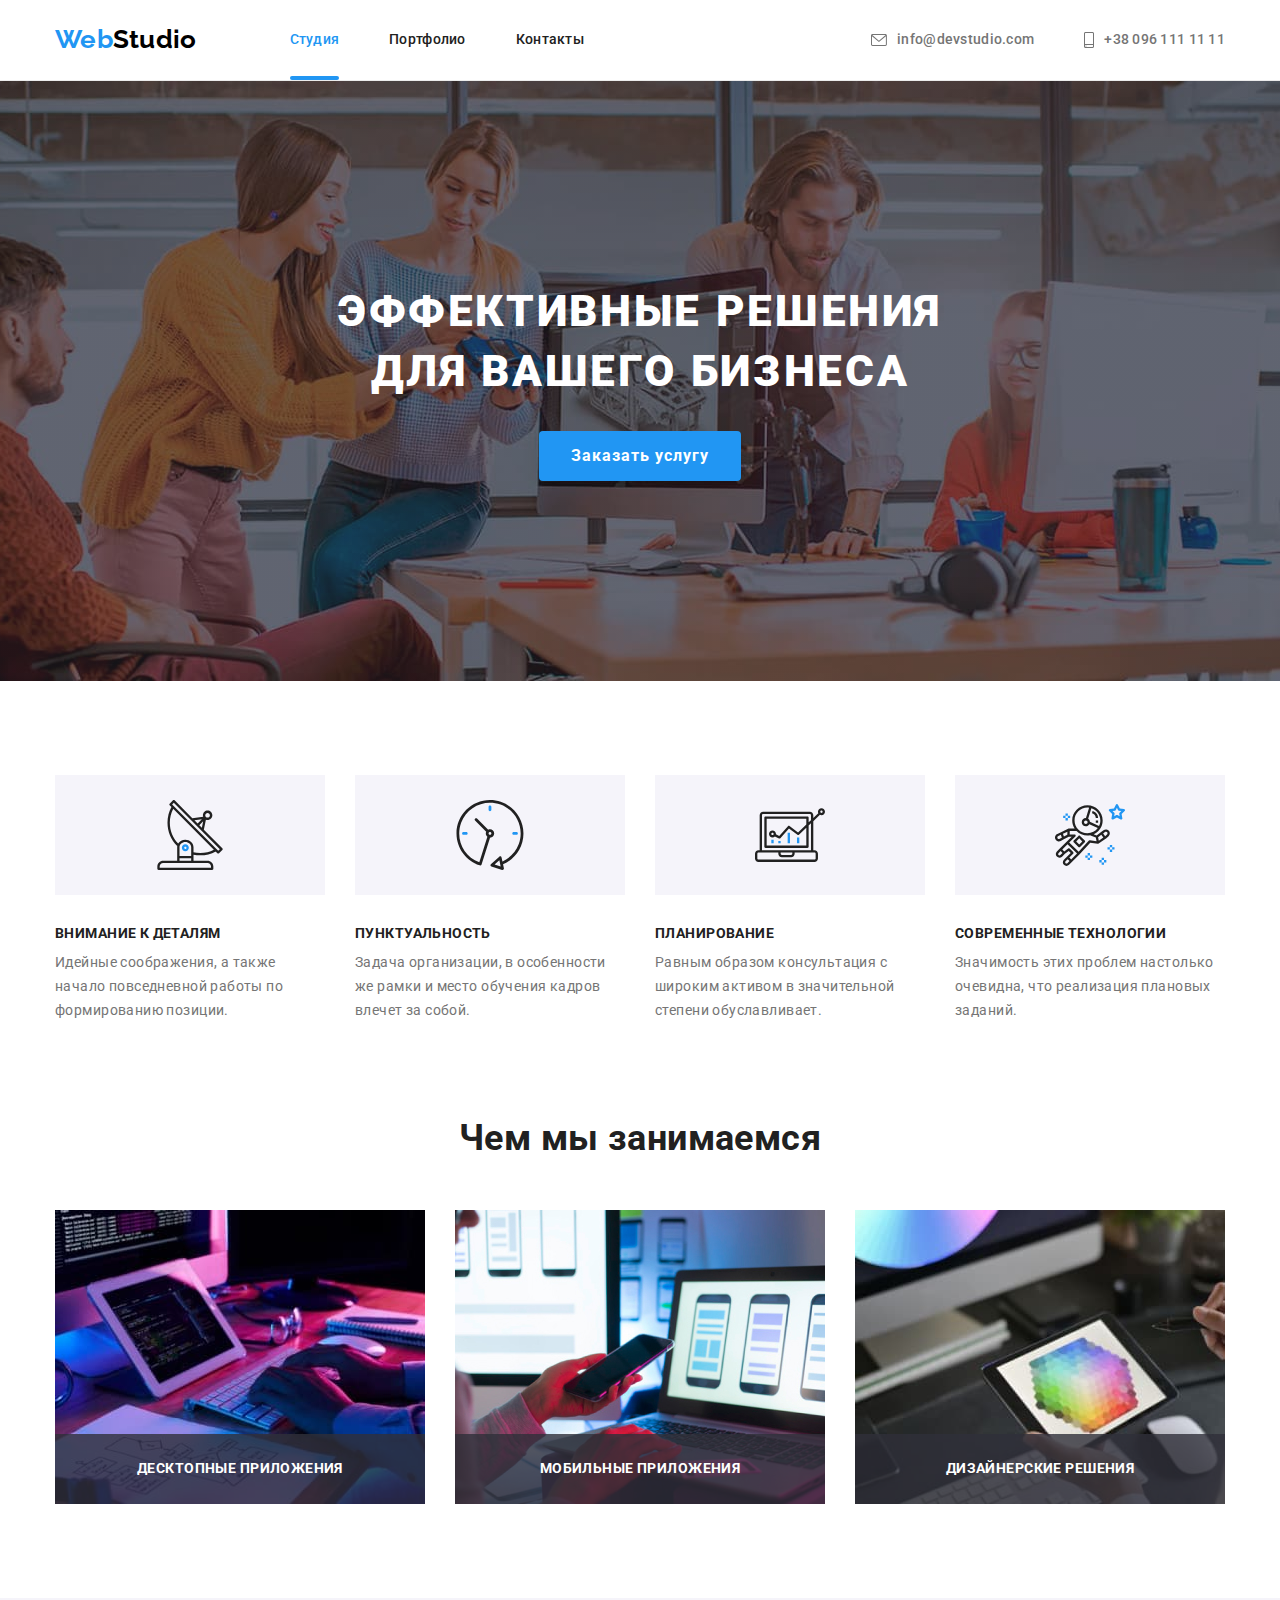
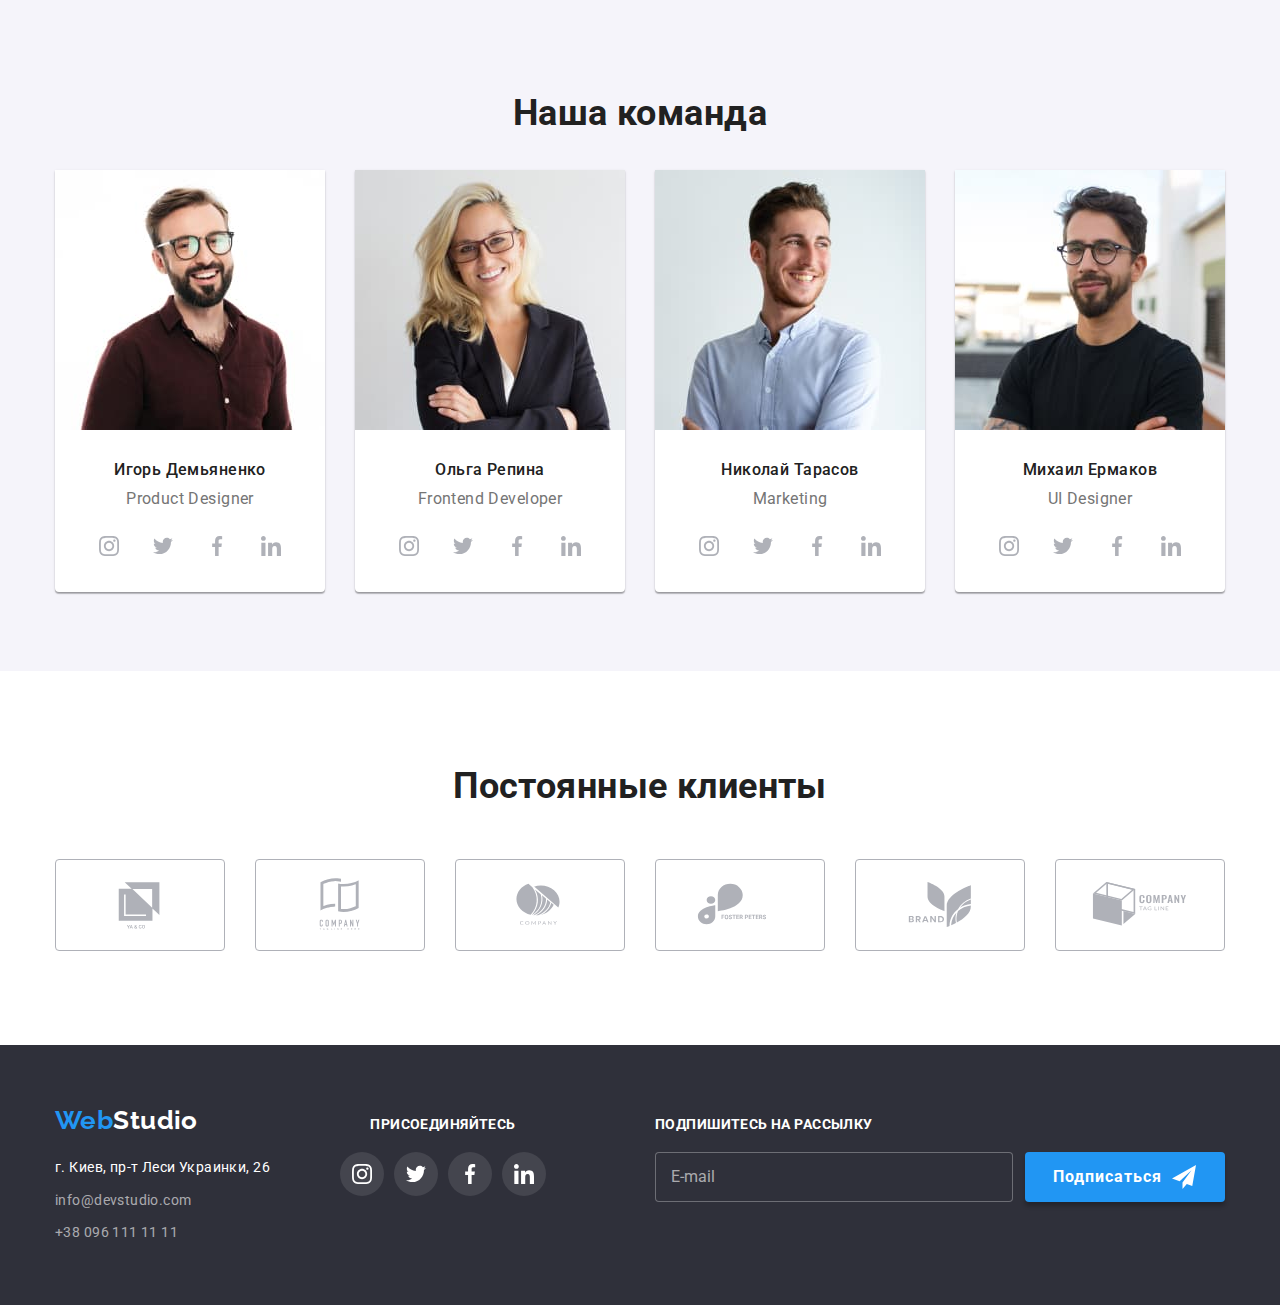
<file: index.html>
<!DOCTYPE html>
<html lang="ru">

<head>
  <meta charset="UTF-8" />
  <meta http-equiv="X-UA-Compatible" content="IE=edge" />
  <meta name="viewport" content="width=device-width, initial-scale=1.0" />
  <title>WebStudio</title>
  <link rel="stylesheet" href="https://cdnjs.cloudflare.com/ajax/libs/modern-normalize/1.1.0/modern-normalize.min.css">
  <link rel="preconnect" href="https://fonts.googleapis.com">
  <link rel="preconnect" href="https://fonts.gstatic.com" crossorigin>
  <link href="https://fonts.googleapis.com/css2?family=Raleway:wght@700&family=Roboto:wght@400;500;700;900&display=swap"
    rel="stylesheet">

  <link rel="stylesheet" href="./css/main.min.css">
</head>

<body>
  <header class="header">
    <div class="container">
      <a class="logo header__logo" href="./index.html">Web<span class="logo__text">Studio</span>
      </a>
      <button type="button" class="nav__menu-button" aria-expanded="false" aria-controls="menu-container"
        data-menu-button>
        <svg width="40" height="40" aria-label="Переключатель мобильного меню">
          <use class="icon-cross" href="./images/sprite.svg#icon-menu-close"></use>
          <use class="icon-menu" href="./images/sprite.svg#icon-menu"></use>
        </svg>
      </button>
      <div class="menu-container" id="menu-container" data-menu>
        <nav class="nav">
          <ul class="nav__list list">
            <li class="nav__item nav__item--current"><a class="nav__link" href="">Студия</a></li>
            <li class="nav__item"><a class="nav__link" href="./portfolio.html">Портфолио</a></li>
            <li class="nav__item"><a class="nav__link" href="">Контакты</a></li>
          </ul>
        </nav>
        <ul class="contacts-header header__contacts-header list">
          <li class="contacts-header__item contacts-header__item--social">
            <ul class="social-header list">
              <li class="social-header__item"><a href="" class="social-header__link link">Instagram</a></li>
              <li class="social-header__item"><a href="" class="social-header__link link">Twitter</a></li>
              <li class="social-header__item"><a href="" class="social-header__link link">Facebook</a></li>
              <li class="social-header__item"><a href="" class="social-header__link link">LinkedIn</a></li>
            </ul>
          </li>
          <li class="contacts-header__item">
            <a class="contacts-header__link contacts-header__link--email" href="mailto:info@devstudio.com">
              <svg width="16" height="12" class="contacts-header__icon">
                <use href="./images/sprite.svg#icon-envelope"></use>
              </svg>
              info@devstudio.com
            </a>
          </li>
          <li class="contacts-header__item">
            <a class=" contacts-header__link contacts-header__link--tel" href="tel:+380961111111">
              <svg width="10" height="16" class="contacts-header__icon">
                <use href="./images/sprite.svg#icon-smartphone"></use>
              </svg>
              +38 096 111 11 11
            </a>
          </li>
        </ul>
      </div>
    </div>
  </header>

  <main>

    <section class="solution section">
      <div class="container">
        <h1 class="solution__title">Эффективные решения <br> для вашего бизнеса</h1>
        <button type="button" class="solution__button" data-modal-open>Заказать услугу</button>
      </div>
    </section>

    <section class="advantages section">
      <div class="container">
        <h2 class="advantages__title section__title visually-hidden">Особенности</h2>
        <ul class="advantages__list list">
          <li class="advantage-item">
            <div class="advantage-item__svg">
              <svg width="70" height="70">
                <use href="./images/sprite.svg#icon-antenna"></use>
              </svg>
            </div>
            <h3 class="advantage-item__title">Внимание к деталям</h3>
            <p class="advantage-item__text">Идейные соображения, а также начало повседневной работы по формированию
              позиции.</p>
          </li>
          <li class="advantage-item">
            <div class="advantage-item__svg">
              <svg width="70" height="70">
                <use href="./images/sprite.svg#icon-clock"></use>
              </svg>
            </div>
            <h3 class="advantage-item__title">Пунктуальность</h3>
            <p class="advantage-item__text">Задача организации, в особенности же рамки и место обучения кадров
              влечет
              за собой.</p>
          </li>
          <li class="advantage-item">
            <div class="advantage-item__svg">
              <svg width="70" height="70">
                <use href="./images/sprite.svg#icon-diagram"></use>
              </svg>
            </div>
            <h3 class="advantage-item__title">Планирование</h3>
            <p class="advantage-item__text">Равным образом консультация с широким активом в значительной степени
              обуславливает.</p>
          </li>
          <li class="advantage-item">
            <div class="advantage-item__svg">
              <svg width="70" height="70">
                <use href="./images/sprite.svg#icon-astronaut"></use>
              </svg>
            </div>
            <h3 class="advantage-item__title">Современные технологии</h3>
            <p class="advantage-item__text">Значимость этих проблем настолько очевидна, что реализация плановых
              заданий.</p>
          </li>
        </ul>
      </div>
    </section>

    <section class="we-doing section">
      <div class="container">
        <h2 class="we-doing__title section__title">Чем мы занимаемся</h2>
        <ul class="we-doing__list list">
          <li class="we-doing__item">
            <img srcset="./images/img-we-doing-1-desktop-1x.jpg 1x, ./images/img-we-doing-1-desktop-2x.jpg 2x"
              src="./images/img-we-doing-1-desktop-1x.jpg"
              alt="программист крупным планом работает за своим столом в офисе" width="370" class="we-doing__img">
            <p class="we-doing__description">Десктопные приложения</p>
          </li>
          <li class="we-doing__item">
            <img srcset="./images/img-we-doing-2-desktop-1x.jpg 1x, ./images/img-we-doing-2-desktop-2x.jpg 2x"
              src="./images/img-we-doing-2-desktop-1x.jpg"
              alt="веб-дизайнер пользовательского интерфейса разрабатывает приложения для смартфонов" width="370"
              class="we-doing__img">
            <p class="we-doing__description">Мобильные приложения</p>
          </li>
          <li class="we-doing__item">
            <img srcset="./images/img-we-doing-3-desktop-1x.jpg 1x, ./images/img-we-doing-3-desktop-2x.jpg 2x"
              src="./images/img-we-doing-3-desktop-1x.jpg"
              alt="веб-дизайнер с рабочим графическим планшетом выбора цвета" width="370" class="we-doing__img">
            <p class="we-doing__description">Дизайнерские решения</p>
          </li>
        </ul>
      </div>
    </section>

    <section class="team section">
      <div class="container">
        <h2 class="team__title section__title">Наша команда</h2>
        <ul class="team__list list">
          <li class="team-item">
            <picture>
              <source srcset="./images/img-team-1-desktop-1x.jpg 1x, ./images/img-team-1-desktop-2x.jpg 2x"
                media="(min-width:1200px)" />
              <source srcset="./images/img-team-1-tablet-1x.jpg  1x, ./images/img-team-1-tablet-2x.jpg 2x"
                media="(min-width:768px)" />
              <source srcset="./images/img-team-1-mobile-1x.jpg 1x, ./images/img-team-1-mobile-2x.jpg 2x "
                media="(min-width:320px)" />
              <img src="./images/img-team-1-desktop-1x.jpg" alt="Игорь Демьяненко - Product Designer"
                class="team-item__photo" />
            </picture>
            <h3 class="team-item__name">Игорь Демьяненко</h3>
            <p class="team-item__position">Product Designer</p>
            <ul class="team-item__social-list list">
              <li class="team-item__social-item">
                <a href="" class="team-item__social-link">
                  <svg class="team-item__social-icon">
                    <use href="./images/sprite.svg#icon-instagram"></use>
                  </svg>
                </a>
              </li>
              <li class="team-item__social-item">
                <a href="" class="team-item__social-link">
                  <svg class="team-item__social-icon">
                    <use href="./images/sprite.svg#icon-twitter"></use>
                  </svg>
                </a>
              </li>
              <li class="team-item__social-item">
                <a href="" class="team-item__social-link">
                  <svg class="team-item__social-icon">
                    <use href="./images/sprite.svg#icon-facebook"></use>
                  </svg>
                </a>
              </li>
              <li class="team-item__social-item">
                <a href="" class="team-item__social-link">
                  <svg class="team-item__social-icon">
                    <use href="./images/sprite.svg#icon-linkedin"></use>
                  </svg>
                </a>
              </li>
            </ul>
          </li>
          <li class="team-item">
            <picture>
              <source srcset="./images/img-team-2-desktop-1x.jpg 1x, ./images/img-team-2-desktop-2x.jpg 2x"
                media="(min-width:1200px)" />
              <source srcset="./images/img-team-2-tablet-1x.jpg  1x, ./images/img-team-2-tablet-2x.jpg 2x"
                media="(min-width:768px)" />
              <source srcset="./images/img-team-2-mobile-1x.jpg 1x, ./images/img-team-2-mobile-2x.jpg 2x "
                media="(min-width:320px)" />
              <img src="./images/img-team-2-desktop-1x.jpg" alt="Ольга Репина - Frontend Developer"
                class="team-item__photo" />
            </picture>
            <h3 class="team-item__name">Ольга Репина</h3>
            <p class="team-item__position">Frontend Developer</p>
            <ul class="team-item__social-list list">
              <li class="team-item__social-item">
                <a href="" class="team-item__social-link">
                  <svg class="team-item__social-icon">
                    <use href="./images/sprite.svg#icon-instagram"></use>
                  </svg>
                </a>
              </li>
              <li class="team-item__social-item">
                <a href="" class="team-item__social-link">
                  <svg class="team-item__social-icon">
                    <use href="./images/sprite.svg#icon-twitter"></use>
                  </svg>
                </a>
              </li>
              <li class="team-item__social-item">
                <a href="" class="team-item__social-link">
                  <svg class="team-item__social-icon">
                    <use href="./images/sprite.svg#icon-facebook"></use>
                  </svg>
                </a>
              </li>
              <li class="team-item__social-item">
                <a href="" class="team-item__social-link">
                  <svg class="team-item__social-icon">
                    <use href="./images/sprite.svg#icon-linkedin"></use>
                  </svg>
                </a>
              </li>
            </ul>
          </li>
          <li class="team-item">
            <picture>
              <source srcset="./images/img-team-3-desktop-1x.jpg 1x, ./images/img-team-3-desktop-2x.jpg 2x"
                media="(min-width:1200px)" />
              <source srcset="./images/img-team-3-tablet-1x.jpg  1x, ./images/img-team-3-tablet-2x.jpg 2x"
                media="(min-width:768px)" />
              <source srcset="./images/img-team-3-mobile-1x.jpg 1x, ./images/img-team-3-mobile-2x.jpg 2x "
                media="(min-width:320px)" />
              <img src="./images/img-team-3-desktop-1x.jpg" alt="Николай Тарасов - Marketing"
                class="team-item__photo" />
            </picture>
            <h3 class="team-item__name">Николай Тарасов</h3>
            <p class="team-item__position">Marketing</p>
            <ul class="team-item__social-list list">
              <li class="team-item__social-item">
                <a href="" class="team-item__social-link">
                  <svg class="team-item__social-icon">
                    <use href="./images/sprite.svg#icon-instagram"></use>
                  </svg>
                </a>
              </li>
              <li class="team-item__social-item">
                <a href="" class="team-item__social-link">
                  <svg class="team-item__social-icon">
                    <use href="./images/sprite.svg#icon-twitter"></use>
                  </svg>
                </a>
              </li>
              <li class="team-item__social-item">
                <a href="" class="team-item__social-link">
                  <svg class="team-item__social-icon">
                    <use href="./images/sprite.svg#icon-facebook"></use>
                  </svg>
                </a>
              </li>
              <li class="team-item__social-item">
                <a href="" class="team-item__social-link">
                  <svg class="team-item__social-icon">
                    <use href="./images/sprite.svg#icon-linkedin"></use>
                  </svg>
                </a>
              </li>
            </ul>
          </li>
          <li class="team-item">
            <picture>
              <source srcset="./images/img-team-4-desktop-1x.jpg 1x, ./images/img-team-4-desktop-2x.jpg 2x"
                media="(min-width:1200px)" />
              <source srcset="./images/img-team-4-tablet-1x.jpg  1x, ./images/img-team-4-tablet-2x.jpg 2x"
                media="(min-width:768px)" />
              <source srcset="./images/img-team-4-mobile-1x.jpg 1x, ./images/img-team-4-mobile-2x.jpg 2x "
                media="(min-width:320px)" />
              <img src="./images/img-team-4-desktop-1x.jpg" alt="Михаил Ермаков - UI Designer"
                class="team-item__photo" />
            </picture>
            <h3 class="team-item__name">Михаил Ермаков</h3>
            <p class="team-item__position">UI Designer</p>
            <ul class="team-item__social-list list">
              <li class="team-item__social-item">
                <a href="" class="team-item__social-link">
                  <svg class="team-item__social-icon">
                    <use href="./images/sprite.svg#icon-instagram"></use>
                  </svg>
                </a>
              </li>
              <li class="team-item__social-item">
                <a href="" class="team-item__social-link">
                  <svg class="team-item__social-icon">
                    <use href="./images/sprite.svg#icon-twitter"></use>
                  </svg>
                </a>
              </li>
              <li class="team-item__social-item">
                <a href="" class="team-item__social-link">
                  <svg class="team-item__social-icon">
                    <use href="./images/sprite.svg#icon-facebook"></use>
                  </svg>
                </a>
              </li>
              <li class="team-item__social-item">
                <a href="" class="team-item__social-link">
                  <svg class="team-item__social-icon">
                    <use href="./images/sprite.svg#icon-linkedin"></use>
                  </svg>
                </a>
              </li>
            </ul>
          </li>
        </ul>
      </div>
    </section>
    <section class="clients section">
      <div class="container">
        <h2 class="clients__title section__title">Постоянные клиенты</h2>
        <ul class="clients__list list">
          <li class="client-item">
            <a href="" class="client-item__link">
              <svg class="client-item__logo">
                <use href="./images/sprite.svg#icon-client-1"></use>
              </svg>
            </a>
          </li>
          <li class="client-item">
            <a href="" class="client-item__link">
              <svg class="client-item__logo">
                <use href="./images/sprite.svg#icon-client-2"></use>
              </svg>
            </a>
          </li>
          <li class="client-item">
            <a href="" class="client-item__link">
              <svg class="client-item__logo">
                <use href="./images/sprite.svg#icon-client-3"></use>
              </svg>
            </a>
          </li>
          <li class="client-item">
            <a href="" class="client-item__link">
              <svg class="client-item__logo">
                <use href="./images/sprite.svg#icon-client-4"></use>
              </svg>
            </a>
          </li>
          <li class="client-item">
            <a href="" class="client-item__link">
              <svg class="client-item__logo">
                <use href="./images/sprite.svg#icon-client-5"></use>
              </svg>
            </a>
          </li>

          <li class="client-item">
            <a href="" class="client-item__link">
              <svg class="client-item__logo">
                <use href="./images/sprite.svg#icon-client-6"></use>
              </svg>
            </a>
          </li>
        </ul>
      </div>
    </section>
  </main>

  <footer class="footer">
    <div class="container">
      <div class="contacts-footer">
        <a class="logo footer__logo" href="./index.html">Web<span class="logo__text logo__text--white">Studio</span></a>
        <address class="contacts-footer__address">
          <ul class="contacts-footer__list list">
            <li class="contacts-footer__item">
              <a href="https://goo.gl/maps/rhp73uhcGF5isYVVA" target="_blank" rel="noreferrer noopener nofollow"
                class="contacts-footer__link contacts-footer__link--address-location">
                г. Киев, пр-т Леси Украинки, 26</a>
            </li>
            <li class="contacts-footer__item"><a href="mailto:info@devstudio.com"
                class="contacts-footer__link">info@devstudio.com</a></li>
            <li class="contacts-footer__item"><a href="tel:+380961111111" class="contacts-footer__link">+38 096 111 11
                11</a></li>
          </ul>
        </address>
      </div>
      <div class="join footer__join">
        <p class="join__text">присоединяйтесь</p>
        <ul class="join__social-list list">
          <li class="join__social-item">
            <a href="" class="join__social-link">
              <svg class="join__social-icon">
                <use href="./images/sprite.svg#icon-instagram"></use>
              </svg>
            </a>
          </li>
          <li class="join__social-item">
            <a href="" class="join__social-link">
              <svg class="join__social-icon">
                <use href="./images/sprite.svg#icon-twitter"></use>
              </svg>
            </a>
          </li>
          <li class="join__social-item">
            <a href="" class="join__social-link">
              <svg class="join__social-icon">
                <use href="./images/sprite.svg#icon-facebook"></use>
              </svg>
            </a>
          </li>
          <li class="join__social-item">
            <a href="" class="join__social-link">
              <svg class="join__social-icon">
                <use href="./images/sprite.svg#icon-linkedin"></use>
              </svg>
            </a>
          </li>
        </ul>
      </div>
      <div class="subscribe footer__subscribe">
        <p class="subscribe__text">Подпишитесь на рассылку</p>
        <form name="subscribe" class="subscribe__form">
          <input type="email" placeholder="E-mail" class="subscribe__input">
          <button type="submit" class="subscribe__button">
            Подписаться
            <svg class="subscribe__icon" width="24" height="24">
              <use href="./images/sprite.svg#icon-send"></use>
            </svg>
          </button>
        </form>
      </div>
    </div>
  </footer>

  <div class="backdrop is-hidden" data-modal>
    <div class="modal">
      <button type="button" class="modal__close-btn" data-modal-close>
        <svg width="18" height="18" class="modal__close-btn-icom">
          <use href="./images/sprite.svg#icon-close-modal"> </use>
        </svg>
      </button>
      <p class="modal__title">Оставьте свои данные, мы вам перезвоним</p>
      <form class="form modal__form">
        <label class="form__field">
          Имя
          <span class="form__input-wrap">
            <input type="text" name="user-name" class="form__input" placeholder="" required>
            <svg class="form__input-icon" width="18" height="18">
              <use href="./images/sprite.svg#icon-form-person"></use>
            </svg>
          </span>
        </label>
        <label class="form__field">
          Телефон
          <span class="form__input-wrap">
            <input type="tel" name="user-tel" class="form__input" placeholder="" required>
            <svg class="form__input-icon" width="18" height="18">
              <use href="./images/sprite.svg#icon-form-phone"></use>
            </svg>
          </span>
        </label>
        <label class="form__field">
          Почта
          <span class="form__input-wrap">
            <input type="email" name="user-email" class="form__input">
            <svg class="form__input-icon" width="18" height="18">
              <use href="./images/sprite.svg#icon-form-email"></use>
            </svg>
          </span>
        </label>
        <label class="form__field-area">
          Комментарий
          <textarea name="user-comment" class="form__area" placeholder="Введите текст"></textarea>
        </label>

        <label class="form__field-check">
          <input type="checkbox" name="accept-rules" class="visually-hidden form__check" required>
          <svg class="form__check-icon" width="11" height="8">
            <use href="./images/sprite.svg#icon-check"></use>
          </svg>Соглашаюсь с рассылкой и принимаю<a href="" class="form__check-link">Условия договора</a>
        </label>
        <button type="submit" class="form__button">Отправить</button>
      </form>
    </div>
  </div>
  <script src="./js/mobile-menu.js"></script>
  <script src="./js/modal.js"></script>
</body>

</html>
</file>
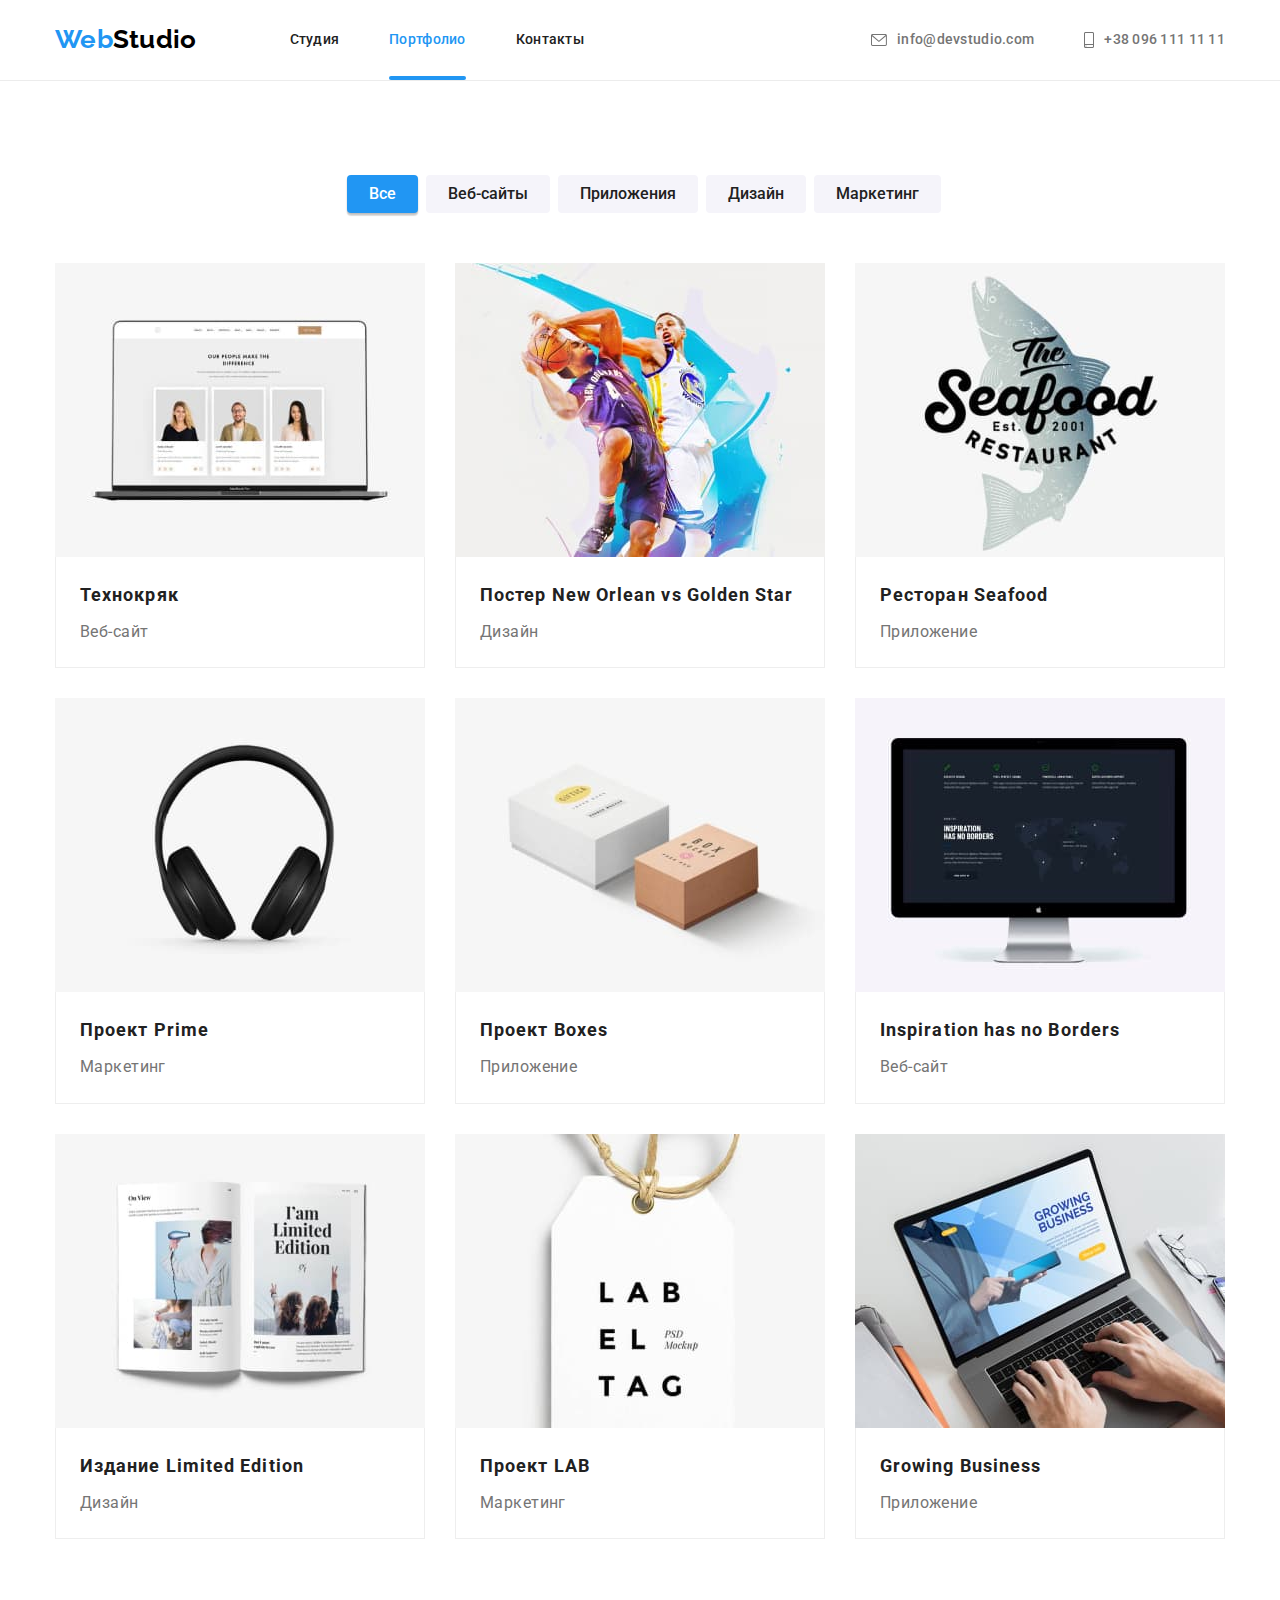
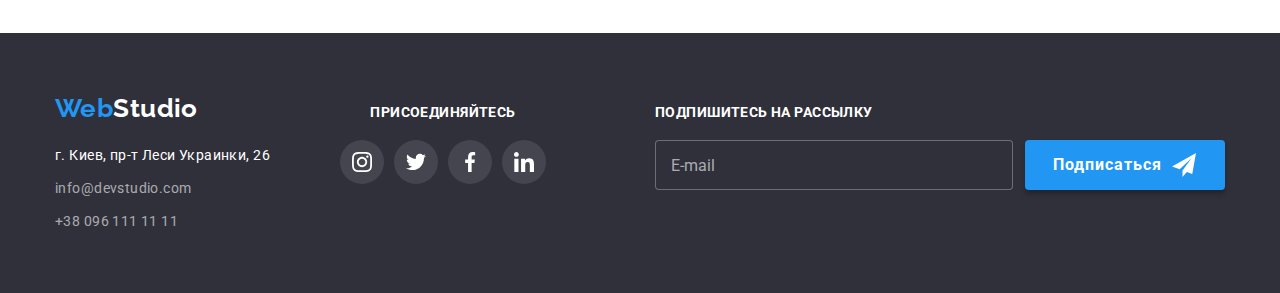
<file: portfolio.html>
<!DOCTYPE html>
<html lang="ru">

<head>
  <meta charset="UTF-8" />
  <meta http-equiv="X-UA-Compatible" content="IE=edge" />
  <meta name="viewport" content="width=device-width, initial-scale=1.0" />
  <title>WebStudio portfolio</title>
  <link rel="stylesheet" href="https://cdnjs.cloudflare.com/ajax/libs/modern-normalize/1.1.0/modern-normalize.min.css">
  <link rel="preconnect" href="https://fonts.googleapis.com">
  <link rel="preconnect" href="https://fonts.gstatic.com" crossorigin>
  <link href="https://fonts.googleapis.com/css2?family=Raleway:wght@700&family=Roboto:wght@400;500;700;900&display=swap"
    rel="stylesheet">

  <link rel="stylesheet" href="./css/main.min.css">
</head>

<body>
  <header class="header">
    <div class="container">
      <a class="logo header__logo" href="./index.html">Web<span class="logo__text">Studio</span>
      </a>
      <button type="button" class="nav__menu-button" aria-expanded="false" aria-controls="menu-container"
        data-menu-button>
        <svg width="40" height="40" aria-label="Переключатель мобильного меню">
          <use class="icon-cross" href="./images/sprite.svg#icon-menu-close"></use>
          <use class="icon-menu" href="./images/sprite.svg#icon-menu"></use>
        </svg>
      </button>
      <div class="menu-container" id="menu-container" data-menu>
        <nav class="nav">
          <ul class="nav__list list">
            <li class="nav__item"><a class="nav__link" href="./index.html">Студия</a></li>
            <li class="nav__item nav__item--current"><a class="nav__link" href="">Портфолио</a></li>
            <li class="nav__item"><a class="nav__link" href="">Контакты</a></li>
          </ul>
        </nav>
        <ul class="contacts-header header__contacts-header list">
          <li class="contacts-header__item contacts-header__item--social">
            <ul class="social-header list">
              <li class="social-header__item"><a href="" class="social-header__link link">Instagram</a></li>
              <li class="social-header__item"><a href="" class="social-header__link link">Twitter</a></li>
              <li class="social-header__item"><a href="" class="social-header__link link">Facebook</a></li>
              <li class="social-header__item"><a href="" class="social-header__link link">LinkedIn</a></li>
            </ul>
          </li>
          <li class="contacts-header__item">
            <a class="contacts-header__link contacts-header__link--email" href="mailto:info@devstudio.com">
              <svg width="16" height="12" class="contacts-header__icon">
                <use href="./images/sprite.svg#icon-envelope"></use>
              </svg>
              info@devstudio.com
            </a>
          </li>
          <li class="contacts-header__item">
            <a class=" contacts-header__link contacts-header__link--tel" href="tel:+380961111111">
              <svg width="10" height="16" class="contacts-header__icon">
                <use href="./images/sprite.svg#icon-smartphone"></use>
              </svg>
              +38 096 111 11 11
            </a>
          </li>
        </ul>
      </div>
    </div>
  </header>

  <main>
    <section class="portfolio section">
      <div class="container">
        <h1 class="portfilio__title visually-hidden">Портфолио</h1>
        <ul class="filter list">
          <li class="filter__item filter__item--active"><button type="button" class="filter__btn">Все</button>
          </li>
          <li class="filter__item"><button type="button" class="filter__btn">Веб-сайты</button></li>
          <li class="filter__item"><button type="button" class="filter__btn">Приложения</button></li>
          <li class="filter__item"><button type="button" class="filter__btn">Дизайн</button></li>
          <li class="filter__item"><button type="button" class="filter__btn">Маркетинг</button></li>
        </ul>
        <ul class="projects list">
          <li class="projects__item">
            <a href="" class="projects__link">
              <div class="projects__thumb">
                <picture class="projects__img">
                  <source srcset="./images/img-project-01-desktop-1x.jpg 1x, ./images/img-project-01-desktop-2x.jpg 2x"
                    media="(min-width:1200px)" />
                  <source srcset="./images/img-project-01-tablet-1x.jpg 1x,./images/img-project-01-tablet-2x.jpg 2x"
                    media="(min-width:768px)" />
                  <source srcset="./images/img-project-01-mobile-1x.jpg 1x, ./images/img-project-01-mobile-2x.jpg 2x"
                    media="(min-width:320px)" />
                  <img src="./images/img-project-01-desktop-1x.jpg" alt="Технокряк" />
                </picture>
                <p class="projects__overlay">Ресурс предлагает комплексные предложения с разным уровнем функционала и
                  сервисов. Все это позволит посетителю получить исчерпывающие сведения о компании или частном лице.
                </p>
              </div>
              <div class="projects__description">
                <h2 class="projects__title">Технокряк</h2>
                <p class="projects__type">Веб-сайт</p>
              </div>
            </a>
          </li>
          <li class="projects__item">
            <a href="" class="projects__link">
              <div class="projects__thumb">
                <picture class="projects__img">
                  <source srcset="./images/img-project-02-desktop-1x.jpg 1x, ./images/img-project-02-desktop-2x.jpg 2x"
                    media="(min-width:1200px)" />
                  <source srcset="./images/img-project-02-tablet-1x.jpg 1x,./images/img-project-02-tablet-2x.jpg 2x"
                    media="(min-width:768px)" />
                  <source srcset="./images/img-project-02-mobile-1x.jpg 1x, ./images/img-project-02-mobile-2x.jpg 2x"
                    media="(min-width:320px)" />
                  <img src="./images/img-project-02-desktop-1x.jpg" alt="Постер New Orlean vs Golden Star" />
                </picture>
                <p class="projects__overlay">Ресурс предлагает комплексные предложения с разным уровнем функционала и
                  сервисов. Все это позволит посетителю получить исчерпывающие сведения о компании или частном лице.
                </p>
              </div>
              <div class="projects__description">
                <h2 class="projects__title">Постер New Orlean vs Golden Star</h2>
                <p class="projects__type">Дизайн</p>
              </div>
            </a>
          </li>
          <li class="projects__item">
            <a href="" class="projects__link">
              <div class="projects__thumb">
                <picture class="projects__img">
                  <source srcset="./images/img-project-03-desktop-1x.jpg 1x, ./images/img-project-03-desktop-2x.jpg 2x"
                    media="(min-width:1200px)" />
                  <source srcset="./images/img-project-03-tablet-1x.jpg 1x,./images/img-project-03-tablet-2x.jpg 2x"
                    media="(min-width:768px)" />
                  <source srcset="./images/img-project-03-mobile-1x.jpg 1x, ./images/img-project-03-mobile-2x.jpg 2x"
                    media="(min-width:320px)" />
                  <img src="./images/img-project-03-desktop-1x.jpg" alt="Ресторан Seafood" />
                </picture>
                <p class="projects__overlay">Ресурс предлагает комплексные предложения с разным уровнем функционала и
                  сервисов. Все это позволит посетителю получить исчерпывающие сведения о компании или частном лице.
                </p>
              </div>
              <div class="projects__description">
                <h2 class="projects__title">Ресторан Seafood</h2>
                <p class="projects__type">Приложение</p>
              </div>
            </a>
          </li>
          <li class="projects__item">
            <a href="" class="projects__link">
              <div class="projects__thumb">
                <picture class="projects__img">
                  <source srcset="./images/img-project-04-desktop-1x.jpg 1x, ./images/img-project-04-desktop-2x.jpg 2x"
                    media="(min-width:1200px)" />
                  <source srcset="./images/img-project-04-tablet-1x.jpg 1x,./images/img-project-04-tablet-2x.jpg 2x"
                    media="(min-width:768px)" />
                  <source srcset="./images/img-project-04-mobile-1x.jpg 1x, ./images/img-project-04-mobile-2x.jpg 2x"
                    media="(min-width:320px)" />
                  <img src="./images/img-project-04-desktop-1x.jpg" alt="Проект Prime" />
                </picture>
                <p class="projects__overlay">Ресурс предлагает комплексные предложения с разным уровнем функционала и
                  сервисов. Все это позволит посетителю получить исчерпывающие сведения о компании или частном лице.
                </p>
              </div>
              <div class="projects__description">
                <h2 class="projects__title">Проект Prime</h2>
                <p class="projects__type">Маркетинг</p>
              </div>
            </a>
          </li>
          <li class="projects__item">
            <a href="" class="projects__link">
              <div class="projects__thumb">
                <picture class="projects__img">
                  <source srcset="./images/img-project-05-desktop-1x.jpg 1x, ./images/img-project-05-desktop-2x.jpg 2x"
                    media="(min-width:1200px)" />
                  <source srcset="./images/img-project-05-tablet-1x.jpg 1x,./images/img-project-05-tablet-2x.jpg 2x"
                    media="(min-width:768px)" />
                  <source srcset="./images/img-project-05-mobile-1x.jpg 1x, ./images/img-project-05-mobile-2x.jpg 2x"
                    media="(min-width:320px)" />
                  <img src="./images/img-project-05-desktop-1x.jpg" alt="Проект Boxes" />
                </picture>
                <p class="projects__overlay">Ресурс предлагает комплексные предложения с разным уровнем функционала и
                  сервисов. Все это позволит посетителю получить исчерпывающие сведения о компании или частном лице.
                </p>
              </div>
              <div class="projects__description">
                <h2 class="projects__title">Проект Boxes</h2>
                <p class="projects__type">Приложение</p>
              </div>
            </a>
          </li>
          <li class="projects__item">
            <a href="" class="projects__link">
              <div class="projects__thumb">
                <picture class="projects__img">
                  <source srcset="./images/img-project-06-desktop-1x.jpg 1x, ./images/img-project-06-desktop-2x.jpg 2x"
                    media="(min-width:1200px)" />
                  <source srcset="./images/img-project-06-tablet-1x.jpg 1x,./images/img-project-06-tablet-2x.jpg 2x"
                    media="(min-width:768px)" />
                  <source srcset="./images/img-project-06-mobile-1x.jpg 1x, ./images/img-project-06-mobile-2x.jpg 2x"
                    media="(min-width:320px)" />
                  <img src="./images/img-project-06-desktop-1x.jpg" alt="Inspiration has no Borders" />
                </picture>
                <p class="projects__overlay">Ресурс предлагает комплексные предложения с разным уровнем функционала и
                  сервисов. Все это позволит посетителю получить исчерпывающие сведения о компании или частном лице.
                </p>
              </div>
              <div class="projects__description">
                <h2 class="projects__title">Inspiration has no Borders</h2>
                <p class="projects__type">Веб-сайт</p>
              </div>
            </a>
          </li>
          <li class="projects__item">
            <a href="" class="projects__link">
              <div class="projects__thumb">
                <picture class="projects__img">
                  <source srcset="./images/img-project-07-desktop-1x.jpg 1x, ./images/img-project-07-desktop-2x.jpg 2x"
                    media="(min-width:1200px)" />
                  <source srcset="./images/img-project-07-tablet-1x.jpg 1x,./images/img-project-07-tablet-2x.jpg 2x"
                    media="(min-width:768px)" />
                  <source srcset="./images/img-project-07-mobile-1x.jpg 1x, ./images/img-project-07-mobile-2x.jpg 2x"
                    media="(min-width:320px)" />
                  <img src="./images/img-project-07-desktop-1x.jpg" alt="Издание Limited Edition" />
                </picture>
                <p class="projects__overlay">Ресурс предлагает комплексные предложения с разным уровнем функционала и
                  сервисов. Все это позволит посетителю получить исчерпывающие сведения о компании или частном лице.
                </p>
              </div>
              <div class="projects__description">
                <h2 class="projects__title">Издание Limited Edition</h2>
                <p class="projects__type">Дизайн</p>
              </div>
            </a>
          </li>
          <li class="projects__item">
            <a href="" class="projects__link">
              <div class="projects__thumb">
                <picture class="projects__img">
                  <source srcset="./images/img-project-08-desktop-1x.jpg 1x, ./images/img-project-08-desktop-2x.jpg 2x"
                    media="(min-width:1200px)" />
                  <source srcset="./images/img-project-08-tablet-1x.jpg 1x,./images/img-project-08-tablet-2x.jpg 2x"
                    media="(min-width:768px)" />
                  <source srcset="./images/img-project-08-mobile-1x.jpg 1x, ./images/img-project-08-mobile-2x.jpg 2x"
                    media="(min-width:320px)" />
                  <img src="./images/img-project-08-desktop-1x.jpg" alt="Проект LAB" />
                </picture>
                <p class="projects__overlay">Ресурс предлагает комплексные предложения с разным уровнем функционала и
                  сервисов. Все это позволит посетителю получить исчерпывающие сведения о компании или частном лице.
                </p>
              </div>
              <div class="projects__description">
                <h2 class="projects__title">Проект LAB</h2>
                <p class="projects__type">Маркетинг</p>
              </div>
            </a>
          </li>
          <li class="projects__item">
            <a href="" class="projects__link">
              <div class="projects__thumb">
                <picture class="projects__img">
                  <source srcset="./images/img-project-09-desktop-1x.jpg 1x, ./images/img-project-09-desktop-2x.jpg 2x"
                    media="(min-width:1200px)" />
                  <source srcset="./images/img-project-09-tablet-1x.jpg 1x,./images/img-project-09-tablet-2x.jpg 2x"
                    media="(min-width:768px)" />
                  <source srcset="./images/img-project-09-mobile-1x.jpg 1x, ./images/img-project-09-mobile-2x.jpg 2x"
                    media="(min-width:320px)" />
                  <img src="./images/img-project-09-desktop-1x.jpg" alt="Growing Business" />
                </picture>
                <p class="projects__overlay">Ресурс предлагает комплексные предложения с разным уровнем функционала и
                  сервисов. Все это позволит посетителю получить исчерпывающие сведения о компании или частном лице.
                </p>
              </div>
              <div class="projects__description">
                <h2 class="projects__title">Growing Business</h2>
                <p class="projects__type">Приложение</p>
              </div>
            </a>
          </li>
        </ul>
      </div>
    </section>
  </main>

  <footer class="footer">
    <div class="container">
      <div class="contacts-footer">
        <a class="logo footer__logo" href="./index.html">Web<span class="logo__text logo__text--white">Studio</span></a>
        <address class="contacts-footer__address">
          <ul class="contacts-footer__list list">
            <li class="contacts-footer__item">
              <a href="https://goo.gl/maps/rhp73uhcGF5isYVVA" target="_blank" rel="noreferrer noopener nofollow"
                class="contacts-footer__link contacts-footer__link--address-location">
                г. Киев, пр-т Леси Украинки, 26</a>
            </li>
            <li class="contacts-footer__item"><a href="mailto:info@devstudio.com"
                class="contacts-footer__link">info@devstudio.com</a></li>
            <li class="contacts-footer__item"><a href="tel:+380961111111" class="contacts-footer__link">+38 096 111 11
                11</a></li>
          </ul>
        </address>
      </div>
      <div class="join footer__join">
        <p class="join__text">присоединяйтесь</p>
        <ul class="join__social-list list">
          <li class="join__social-item">
            <a href="" class="join__social-link">
              <svg class="join__social-icon">
                <use href="./images/sprite.svg#icon-instagram"></use>
              </svg>
            </a>
          </li>
          <li class="join__social-item">
            <a href="" class="join__social-link">
              <svg class="join__social-icon">
                <use href="./images/sprite.svg#icon-twitter"></use>
              </svg>
            </a>
          </li>
          <li class="join__social-item">
            <a href="" class="join__social-link">
              <svg class="join__social-icon">
                <use href="./images/sprite.svg#icon-facebook"></use>
              </svg>
            </a>
          </li>
          <li class="join__social-item">
            <a href="" class="join__social-link">
              <svg class="join__social-icon">
                <use href="./images/sprite.svg#icon-linkedin"></use>
              </svg>
            </a>
          </li>
        </ul>
      </div>
      <div class="subscribe footer__subscribe">
        <p class="subscribe__text">Подпишитесь на рассылку</p>
        <form name="subscribe" class="subscribe__form">
          <input type="email" placeholder="E-mail" class="subscribe__input">
          <button type="submit" class="subscribe__button">
            Подписаться
            <svg class="subscribe__icon" width="24" height="24">
              <use href="./images/sprite.svg#icon-send"></use>
            </svg>
          </button>
        </form>
      </div>
    </div>
  </footer>

  <script src="./js/mobile-menu.js"></script>
</body>

</html>
</file>
<file: css/main.min.css>
.visually-hidden{position:absolute;width:1px;height:1px;margin:-1px;border:0;padding:0;white-space:nowrap;clip-path:inset(100%);clip:rect(0 0 0 0);overflow:hidden}h1,h2,h3,h4,h5,h6,p{margin:0;padding:0}img{display:block;max-width:100%;height:auto}.list{list-style:none;margin:0;padding:0}body{background-color:#e5e5e5;font-family:"Roboto",sans-serif;font-size:14px;letter-spacing:.03em;color:#757575;position:relative}main{background-color:#fff}.section{padding-top:60px;padding-bottom:60px}@media screen and (min-width: 1200px){.section{padding-top:94px;padding-bottom:94px}}@media screen and (min-width: 768px){.advantages.section{padding-bottom:47px}}.we-doing.section{padding-top:47px}.section__title{font-size:28px;font-weight:700;line-height:1.1785714286;color:#212121;text-align:center;margin-bottom:30px}@media screen and (min-width: 1200px){.section__title{font-size:36px;line-height:1.2;margin-bottom:50px}}.container{padding-left:15px;padding-right:15px;margin:0 auto}@media screen and (min-width: 1200px){.container{max-width:1200px}}@media screen and (max-width: 1199px){.container{max-width:768px}}@media screen and (max-width: 767px){.container{max-width:480px}}@media screen and (min-width: 768px){.footer>.container{display:flex;align-items:baseline;flex-wrap:wrap;justify-content:center}}.header .container{display:flex;align-items:center}.logo{font-family:"Raleway",sans-serif;text-decoration:none;font-size:24px;font-weight:700;line-height:1.1666666667;color:#2196f3}@media screen and (min-width: 768px){.logo{font-size:26px;font-weight:700;line-height:1.2;color:#2196f3}}.header__logo{padding-top:16px;padding-bottom:16px}@media screen and (min-width: 768px){.header__logo{margin-right:93px;padding-top:24px;padding-bottom:25px}}.footer__logo{display:block;margin-bottom:20px}.logo__text{color:#000}.logo__text--white{color:#fff}.header{background-color:#fff;border-bottom:1px solid #ececec;font-weight:500;line-height:1.14;letter-spacing:.02em}.contacts-header{display:flex}@media screen and (max-width: 767px){.contacts-header{flex-direction:column-reverse}}@media screen and (min-width: 768px)and (max-width: 1199px){.contacts-header{flex-direction:column;justify-content:center}}@media screen and (min-width: 768px){.contacts-header__item--social{display:none}}@media screen and (min-width: 768px)and (max-width: 1199px){.contacts-header__item:last-of-type{margin-top:10px}}@media screen and (min-width: 1200px){.contacts-header__item+.contacts-header__item{margin-left:50px}}.contacts-header__link{display:flex;color:inherit;text-decoration:none;align-items:center;transition:color 250ms cubic-bezier(0.4, 0, 0.2, 1)}.contacts-header__link:hover,.contacts-header__link:focus{color:#2196f3}@media screen and (min-width: 1200px){.contacts-header__link{padding:32px 0}}@media screen and (max-width: 767px){.contacts-header__link--email{font-size:24px;line-height:1.1666666667;margin-bottom:64px}}@media screen and (max-width: 767px)and (max-width: 479px){.contacts-header__link--email{font-size:calc(14.4px + 2vw)}}@media screen and (max-width: 767px){.contacts-header__link--tel{font-size:34px;line-height:1.1764705882;color:#2196f3;margin-bottom:32px}}@media screen and (max-width: 767px)and (max-width: 479px){.contacts-header__link--tel{font-size:calc(19.38px + 3vw)}}.contacts-header__icon{display:none}@media screen and (min-width: 768px){.contacts-header__icon{display:block;fill:currentColor;margin-right:10px}}.contacts-header__item--social{margin:0 -10px}.social-header{display:flex}.social-header__item{padding:0 10px}.social-header__item+.social-header__item{border-left:1px solid rgba(33,33,33,.2)}.social-header__link{font-size:18px;font-weight:500;line-height:1.2222222222;color:#2196f3}@media screen and (max-width: 479px){.social-header__link{font-size:calc(3.6px + 3vw)}}@media screen and (min-width: 768px){.nav{display:flex}}@media screen and (max-width: 767px){.nav{width:100%}}.nav__list{color:#212121}@media screen and (min-width: 768px){.nav__list{display:flex;text-transform:capitalize}}@media screen and (max-width: 767px){.nav__item+.nav__item{margin-top:32px}}@media screen and (min-width: 768px){.nav__item+.nav__item{margin-left:50px}}.nav__link{display:block;text-decoration:none;color:inherit;transition:color 250ms cubic-bezier(0.4, 0, 0.2, 1)}@media screen and (max-width: 767px){.nav__link{font-size:40px;line-height:1.175}}@media screen and (min-width: 768px){.nav__link{padding:32px 0}}.nav__link:hover,.nav__link:focus{color:#2196f3}.nav__item--current .nav__link{color:#2196f3;position:relative}@media screen and (min-width: 768px){.nav__item--current .nav__link::after{position:absolute;bottom:0;left:0;content:"";width:100%;height:4px;background:#2196f3;border-radius:2px}}@media screen and (max-width: 767px){.nav__menu-button{margin:10px 0;height:40px;padding:0;border:none;margin-left:auto;background-color:rgba(0,0,0,0);z-index:2}.nav__menu-button:hover,.nav__menu-button:focus{fill:#2196f3}}@media screen and (min-width: 768px){.nav__menu-button{display:none}}@media screen and (max-width: 767px){.nav__menu-button.is-open{position:fixed;right:calc(50vw - 240px + 15px)}}@media screen and (max-width: 767px)and (max-width: 479px){.nav__menu-button.is-open{right:15px}}.nav__menu-button .icon-cross{display:none}.nav__menu-button.is-open .icon-cross{display:block}.nav__menu-button.is-open .icon-menu{display:none}.menu-container{width:100%}@media screen and (max-width: 767px){.menu-container{position:fixed;display:flex;flex-wrap:wrap;top:calc(-100vh - 96px);left:0;height:100%;padding:48px 40px;transition:transform 250ms cubic-bezier(0.4, 0, 0.2, 1);overflow:hidden;background-color:#fff;z-index:1}.menu-container.is-open{transform:translatey(calc(100vh + 96px));overflow-y:auto}}@media screen and (min-width: 768px){.menu-container{display:flex;justify-content:space-between}}.solution{padding:118px 0;text-align:center;width:100%;height:400px;margin-left:auto;margin-right:auto;background-color:#c4c4c4;background-image:linear-gradient(to right, rgba(47, 48, 58, 0.4), rgba(47, 48, 58, 0.4)),url(../images/img-solution-mobile-1x.jpg);background-repeat:no-repeat;background-size:cover;background-position:center}@media(min-device-pixel-ratio: 2),(min-resolution: 192dpi),(min-resolution: 2dppx){.solution{background-image:linear-gradient(to right, rgba(47, 48, 58, 0.4), rgba(47, 48, 58, 0.4)),url(../images/img-solution-mobile-2x.jpg)}}@media screen and (min-width: 768px){.solution{background-image:linear-gradient(to right, rgba(47, 48, 58, 0.4), rgba(47, 48, 58, 0.4)),url(../images/img-solution-tablet-1x.jpg)}}@media screen and (min-width: 768px)and (min-device-pixel-ratio: 2),screen and (min-width: 768px)and (min-resolution: 192dpi),screen and (min-width: 768px)and (min-resolution: 2dppx){.solution{background-image:linear-gradient(to right, rgba(47, 48, 58, 0.4), rgba(47, 48, 58, 0.4)),url(../images/img-solution-tablet-2x.jpg)}}@media screen and (min-width: 1200px){.solution{padding:200px 0;height:600px;max-width:1600px;background-image:linear-gradient(to right, rgba(47, 48, 58, 0.4), rgba(47, 48, 58, 0.4)),url(../images/img-solution-desktop-1x.jpg)}}@media screen and (min-width: 1200px)and (min-device-pixel-ratio: 2),screen and (min-width: 1200px)and (min-resolution: 192dpi),screen and (min-width: 1200px)and (min-resolution: 2dppx){.solution{background-image:linear-gradient(to right, rgba(47, 48, 58, 0.4), rgba(47, 48, 58, 0.4)),url(../images/img-solution-desktop-2x.jpg)}}.solution__title{font-size:26px;font-weight:900;line-height:1.6153846154;letter-spacing:.06em;color:#fff;text-align:center;text-transform:uppercase;margin-bottom:30px}@media screen and (min-width: 1200px){.solution__title{font-size:44px;line-height:1.3636363636}}.solution__button{background-color:#2196f3;box-shadow:0px 4px 4px rgba(0,0,0,.15);border-radius:4px;cursor:pointer;font-size:16px;font-weight:700;line-height:1.875;letter-spacing:.06em;color:#fff;display:inline-block;text-align:center;padding:10px 32px;border:none;transition:background-color 250ms cubic-bezier(0.4, 0, 0.2, 1)}.solution__button:hover,.solution__button:focus{background-color:#188ce8}.advantages{line-height:1.7}@media screen and (min-width: 768px){.advantages__list{display:flex;margin:-15px}}@media screen and (min-width: 768px)and (max-width: 1199px){.advantages__list{flex-wrap:wrap}}.advantage-item{max-width:450px;margin-bottom:30px;margin:0 auto}@media screen and (min-width: 768px){.advantage-item{margin:15px;max-width:calc((100% - 60px)/2)}}@media screen and (min-width: 1200px){.advantage-item{max-width:270px}}.advantage-item__svg{display:flex;align-items:center;justify-content:center;height:120px;margin-bottom:30px;background-color:#f5f4fa}.advantage-item__title{margin-bottom:10px;text-align:center;font-size:inherit;font-weight:700;line-height:1.1428571429;color:#212121;text-transform:uppercase}@media screen and (min-width: 768px){.advantage-item__title{text-align:left}}@media screen and (max-width: 1199px){.we-doing{display:none}}@media screen and (min-width: 768px){.we-doing__list{display:flex}}.we-doing__item+.we-doing__item{margin-left:30px}.we-doing__item{position:relative}.we-doing__description{position:absolute;bottom:0;left:0;display:flex;width:100%;height:70px;justify-content:center;align-items:center;font-weight:700;line-height:1.14;color:#fff;text-transform:uppercase;background-color:rgba(47,48,58,.8)}.team{font-size:16px;line-height:1.2;background-color:#f5f4fa}@media screen and (min-width: 768px){.team__list{display:flex;flex-wrap:wrap;justify-content:center;margin:-15px}}.team-item{background-color:#fff;box-shadow:0px 1px 3px rgba(0,0,0,.12),0px 1px 1px rgba(0,0,0,.14),0px 2px 1px rgba(0,0,0,.2);border-radius:0px 0px 4px 4px;max-width:100%;margin:0 auto}@media screen and (min-width: 768px)and (max-width: 1200px){.team-item{width:calc((100% - 60px)/2);margin:15px}}@media screen and (max-width: 767px){.team-item+.team-item{margin-top:30px}}.team-item__name{margin-bottom:10px;font-size:inherit;font-weight:500;line-height:inherit;color:#212121;text-align:center}.team-item__position{text-align:center;margin-bottom:16px}.team-item__photo{margin-bottom:30px;display:block;min-width:100%;height:auto}.team-item__social-list{display:flex;justify-content:center;align-items:center;padding-bottom:24px}.team-item__social-item{width:44px;height:44px;display:flex;justify-content:center;align-items:center}.team-item__social-item+.team-item__social-item{margin-left:10px}.team-item__social-link{display:flex;justify-content:center;align-items:center;width:100%;height:100%;color:#afb1b8;border-radius:50%;transition:color 250ms cubic-bezier(0.4, 0, 0.2, 1),background-color 250ms cubic-bezier(0.4, 0, 0.2, 1)}.team-item__social-link:hover,.team-item__social-link:focus{background-color:#2196f3;color:#fff}.team-item__social-icon{fill:currentColor;width:20px;height:20px}.clients__list{display:flex;flex-wrap:wrap;justify-content:center;margin:-15px}.client-item{width:calc((100% - 60px)/2);height:92px;margin:15px}@media screen and (min-width: 768px){.client-item{width:calc((100% - 90px)/3);display:flex}}@media screen and (min-width: 1200px){.client-item{width:170px}}.client-item__link{display:flex;justify-content:center;align-items:center;border:1px solid #afb1b8;border-radius:4px;width:100%;height:100%;color:#afb1b8;transition:color 250ms cubic-bezier(0.4, 0, 0.2, 1),border-color 250ms cubic-bezier(0.4, 0, 0.2, 1)}.client-item__link:hover,.client-item__link:focus{border-color:#2196f3;color:#2196f3}.client-item__logo{width:106px;height:60px;fill:currentColor}.filter{font-size:16px;font-weight:500;line-height:1.6;color:#212121;display:flex;flex-wrap:wrap;margin-bottom:40px;margin-top:-8px}@media screen and (min-width: 768px){.filter{justify-content:center;margin-bottom:50px}}.filter__item{margin-left:8px;margin-top:8px}@media screen and (min-width: 768px){.filter__item:not(:first-child){margin-left:8px}}.filter__btn{font-family:inherit;cursor:pointer;text-align:center;background-color:#f5f4fa;font-size:inherit;font-weight:inherit;line-height:inherit;color:inherit;border-style:none;padding:6px 22px;border-radius:4px;transition:color 250ms cubic-bezier(0.4, 0, 0.2, 1),background-color 250ms cubic-bezier(0.4, 0, 0.2, 1),box-shadow 250ms cubic-bezier(0.4, 0, 0.2, 1)}.filter__item--active>.filter__btn,.filter__btn:hover,.filter__btn:focus{color:#fff;background-color:#2196f3;box-shadow:0px 3px 1px rgba(0,0,0,.1),0px 1px 2px rgba(0,0,0,.08),0px 2px 2px rgba(0,0,0,.12)}.projects{font-size:16px;line-height:1.9}@media screen and (min-width: 768px){.projects{display:flex;flex-wrap:wrap;margin:-15px}}@media screen and (min-width: 768px){.projects__item{flex-basis:calc((100% - 60px)/2);margin:15px}}@media screen and (min-width: 1200px){.projects__item{flex-basis:calc((100% - 90px)/3)}}@media screen and (max-width: 768px){.projects__item+.projects__item{margin-top:30px}}.projects__link{text-decoration:none;color:inherit;transition:box-shadow 250ms cubic-bezier(0.4, 0, 0.2, 1);display:flex;height:100%;flex-direction:column}.projects__link:hover,.projects__link:focus{box-shadow:0px 1px 1px rgba(0,0,0,.12),0px 4px 4px rgba(0,0,0,.06),1px 4px 6px rgba(0,0,0,.16)}.projects__thumb{position:relative;overflow:hidden}.projects__img{width:100%}.projects__overlay{position:absolute;width:100%;height:100%;top:100%;display:flex;align-items:center;padding:24px;background-color:rgba(33,150,243,.9);transition:transform 250ms cubic-bezier(0.4, 0, 0.2, 1);font-size:18px;line-height:1.56;color:#fff}.projects__link:hover .projects__overlay,.projects__link:focus .projects__overlay{transform:translateY(-100%)}.projects__description{padding:20px 24px;border:1px solid #eee;border-top:none;flex-grow:1}.projects__title{margin-bottom:4px;font-size:18px;font-weight:700;line-height:2;letter-spacing:.06em;color:#212121}.footer{background-color:#2f303a;padding:60px 0;text-align:center}@media screen and (max-width: 1200px){.contacts-footer{margin-bottom:60px}}@media screen and (min-width: 1200px){.contacts-footer{text-align:left}}.contacts-footer__address{font-style:normal}.contacts-footer__list{line-height:1.7;color:rgba(255,255,255,.6)}.contacts-footer__item+.contacts-footer__item{margin-top:8px}@media screen and (min-width: 768px){.contacts-footer__item+.contacts-footer__item{margin-top:9px}}.contacts-footer__link{color:inherit;text-decoration:none;transition:color 250ms cubic-bezier(0.4, 0, 0.2, 1)}.contacts-footer__link:hover,.contacts-footer__link:focus{color:#2196f3}.contacts-footer__link--address-location{color:#fff}.footer__join{margin-top:5px}@media screen and (max-width: 1200px){.footer__join{margin-bottom:60px}}@media screen and (min-width: 768px){.footer__join{margin-left:165px}}@media screen and (min-width: 1200px){.footer__join{margin-left:70px}}.join__text{font-weight:700;line-height:1.1;letter-spacing:.03em;color:#fff;margin-bottom:20px;text-transform:uppercase}.join__social-list{display:flex;justify-content:center}.join__social-item{width:44px;height:44px;display:flex;border-radius:50%}.join__social-item+.join__social-item{margin-left:10px}.join__social-link{display:flex;justify-content:center;align-items:center;width:100%;height:100%;background-color:rgba(255,255,255,.1);border-radius:50%;color:#fff;transition:background-color 250ms cubic-bezier(0.4, 0, 0.2, 1)}.join__social-link:hover,.join__social-link:focus{background-color:#2196f3}.join__social-icon{fill:currentColor;width:20px;height:20px}@media screen and (min-width: 1200px){.footer__subscribe{margin-left:auto}}.subscribe__text{font-weight:700;line-height:1.1;letter-spacing:.03em;color:#fff;margin-bottom:20px;text-transform:uppercase}@media screen and (min-width: 1200px){.subscribe__text{text-align:left}}.subscribe__form{align-items:center}@media screen and (min-width: 1200px){.subscribe__form{display:flex;align-items:center;font-size:16px}}.subscribe__input{width:100%;height:50px;margin-right:12px;padding-left:15px;font-size:16px;line-height:1.25;color:rgba(255,255,255,.6);border:1px solid rgba(255,255,255,.3);border-radius:4px;background-color:#2f303a;transition:border-color 250ms cubic-bezier(0.4, 0, 0.2, 1)}@media screen and (max-width: 1200px){.subscribe__input{margin-bottom:20px}}@media screen and (min-width: 768px){.subscribe__input{width:450px}}@media screen and (min-width: 1200px){.subscribe__input{width:358px}}.subscribe__input:hover,.subscribe__input:focus{border-color:#2196f3}.subscribe__input:focus{outline:rgba(0,0,0,0);color:#fff}.subscribe__input::placeholder{color:rgba(255,255,255,.6)}.subscribe__button{display:flex;align-items:center;width:200px;height:50px;margin:0 auto;font-size:16px;font-weight:700;line-height:1.875;letter-spacing:.06em;color:#fff;padding:10px 28px;background-color:#2196f3;border:none;border-radius:4px;cursor:pointer;box-shadow:0px 4px 4px rgba(0,0,0,.25);transition:background-color 250ms cubic-bezier(0.4, 0, 0.2, 1)}.subscribe__button:hover,.subscribe__button:focus{background-color:#188ce8}.subscribe__icon{margin-left:10px;fill:currentColor}.backdrop{position:fixed;top:0;left:0;width:100%;height:100%;visibility:visible;padding:93px 15px 94px;opacity:1;overflow-y:auto;background-color:rgba(0,0,0,.2);box-shadow:0px 4px 4px rgba(0,0,0,.25);transition:opacity 250ms cubic-bezier(0.4, 0, 0.2, 1),visibility 250ms cubic-bezier(0.4, 0, 0.2, 1);z-index:2}.backdrop.is-hidden{visibility:hidden;opacity:0;pointer-events:none}.backdrop.is-hidden .modal{transform:translate(-50%, -50%) scale(0)}.modal{position:absolute;width:450px;top:93px;left:50%;padding:40px;border-radius:4px;box-shadow:0px 1px 3px rgba(0,0,0,.12),0px 1px 1px rgba(0,0,0,.14),0px 2px 1px rgba(0,0,0,.2);background-color:#fff;transform:translatex(-50%) scale(1);transition:transform 250ms cubic-bezier(0.4, 0, 0.2, 1)}@media screen and (max-width: 479px){.modal{width:94vw}}@media screen and (min-width: 1200px){.modal{min-width:528px;min-height:581px}}.modal__close-btn{position:absolute;top:0;right:0;padding:0;display:flex;margin:8px 8px 0 0;width:30px;height:30px;align-items:center;justify-content:center;border-radius:50%;border:1px solid rgba(0,0,0,.1);background-color:#fff;cursor:pointer;transition:box-shadow 250ms cubic-bezier(0.4, 0, 0.2, 1)}.modal__close-btn:hover,.modal__close-btn:focus{color:#2196f3}.modal__close-btn-icom{fill:currentColor}.modal__title{margin-bottom:12px;font-size:20px;font-weight:700;line-height:1.2;color:#212121;text-align:center}.form__field,.form__field-area{display:flex;flex-direction:column;margin-bottom:10px;font-size:12px;line-height:1.2;letter-spacing:.01em}.form__input-wrap{position:relative;margin-top:4px}.form__input{width:100%;height:40px;padding:11px 12px 11px 42px;border:1px solid rgba(33,33,33,.2);border-radius:4px;font-size:14px;line-height:1.1;transition:border-color 250ms cubic-bezier(0.4, 0, 0.2, 1)}.form__input:hover,.form__input:focus{border-color:#2196f3;outline:rgba(0,0,0,0)}.form__input-icon{position:absolute;left:12px;top:50%;transform:translatey(-50%);pointer-events:none;transition:fill 250ms cubic-bezier(0.4, 0, 0.2, 1)}.form__input:hover~.form__input-icon,.form__input:focus~.form__input-icon{fill:#2196f3}.form__field-area{margin-bottom:20px}.form__area{margin-top:4px;padding:12px 16px;resize:none;width:100%;height:120px;font-size:12px;line-height:1.2;border:1px solid rgba(33,33,33,.2);border-radius:4px;transition:border-color 250ms cubic-bezier(0.4, 0, 0.2, 1)}.form__area::placeholder{color:rgba(117,117,117,.5);transition:font-size 250ms cubic-bezier(0.4, 0, 0.2, 1),line-height 250ms cubic-bezier(0.4, 0, 0.2, 1)}.form__area:hover::placeholder,.form__area:focus::placeholder{font-size:14px;line-height:1.1}.form__area:hover,.form__area:focus{border-color:#2196f3;outline:rgba(0,0,0,0)}.form__field-check{display:block;position:relative;padding-left:24px;margin-bottom:30px;font-size:12px;line-height:1.1666666667;color:#757575}@media screen and (max-width: 479px){.form__field-check{display:block}}@media screen and (min-width: 1200px){.form__field-check{display:flex;margin-left:12px;font-size:14px;line-height:1.7;color:#757575}}.form__check:checked+.form__check-icon{background-color:#2196f3;fill:#fff;border-color:#2196f3}.form__check-icon{position:absolute;left:0;top:50%;transform:translatey(-50%);width:16px;height:15px;border:2px solid #212121;border-radius:2px;fill:rgba(0,0,0,0);user-select:none}@media screen and (min-width: 1200px){.form__check-icon{margin-right:8px}}.form__check:checked+.form__check-icon{background-color:#2196f3;fill:#fff;border-color:#2196f3}.form__check-link{margin-left:3px;text-decoration-line:underline;color:#2196f3;transition:color 250ms cubic-bezier(0.4, 0, 0.2, 1)}.form__check-link:hover,.form__check-link:focus{color:inherit}.form__button{display:flex;align-items:center;margin:0 auto;width:200px;height:50px;padding:10px 55px;font-size:16px;font-weight:700;line-height:1.9;letter-spacing:.06em;color:#fff;font-family:inherit;background-color:#188ce8;border-radius:4px;border:none;cursor:pointer;transition:box-shadow 250ms cubic-bezier(0.4, 0, 0.2, 1)}.form__button:hover,.form__button:focus{box-shadow:0px 4px 4px rgba(0,0,0,.25)}.modal-open{overflow:hidden}/*# sourceMappingURL=main.min.css.map */
</file>
